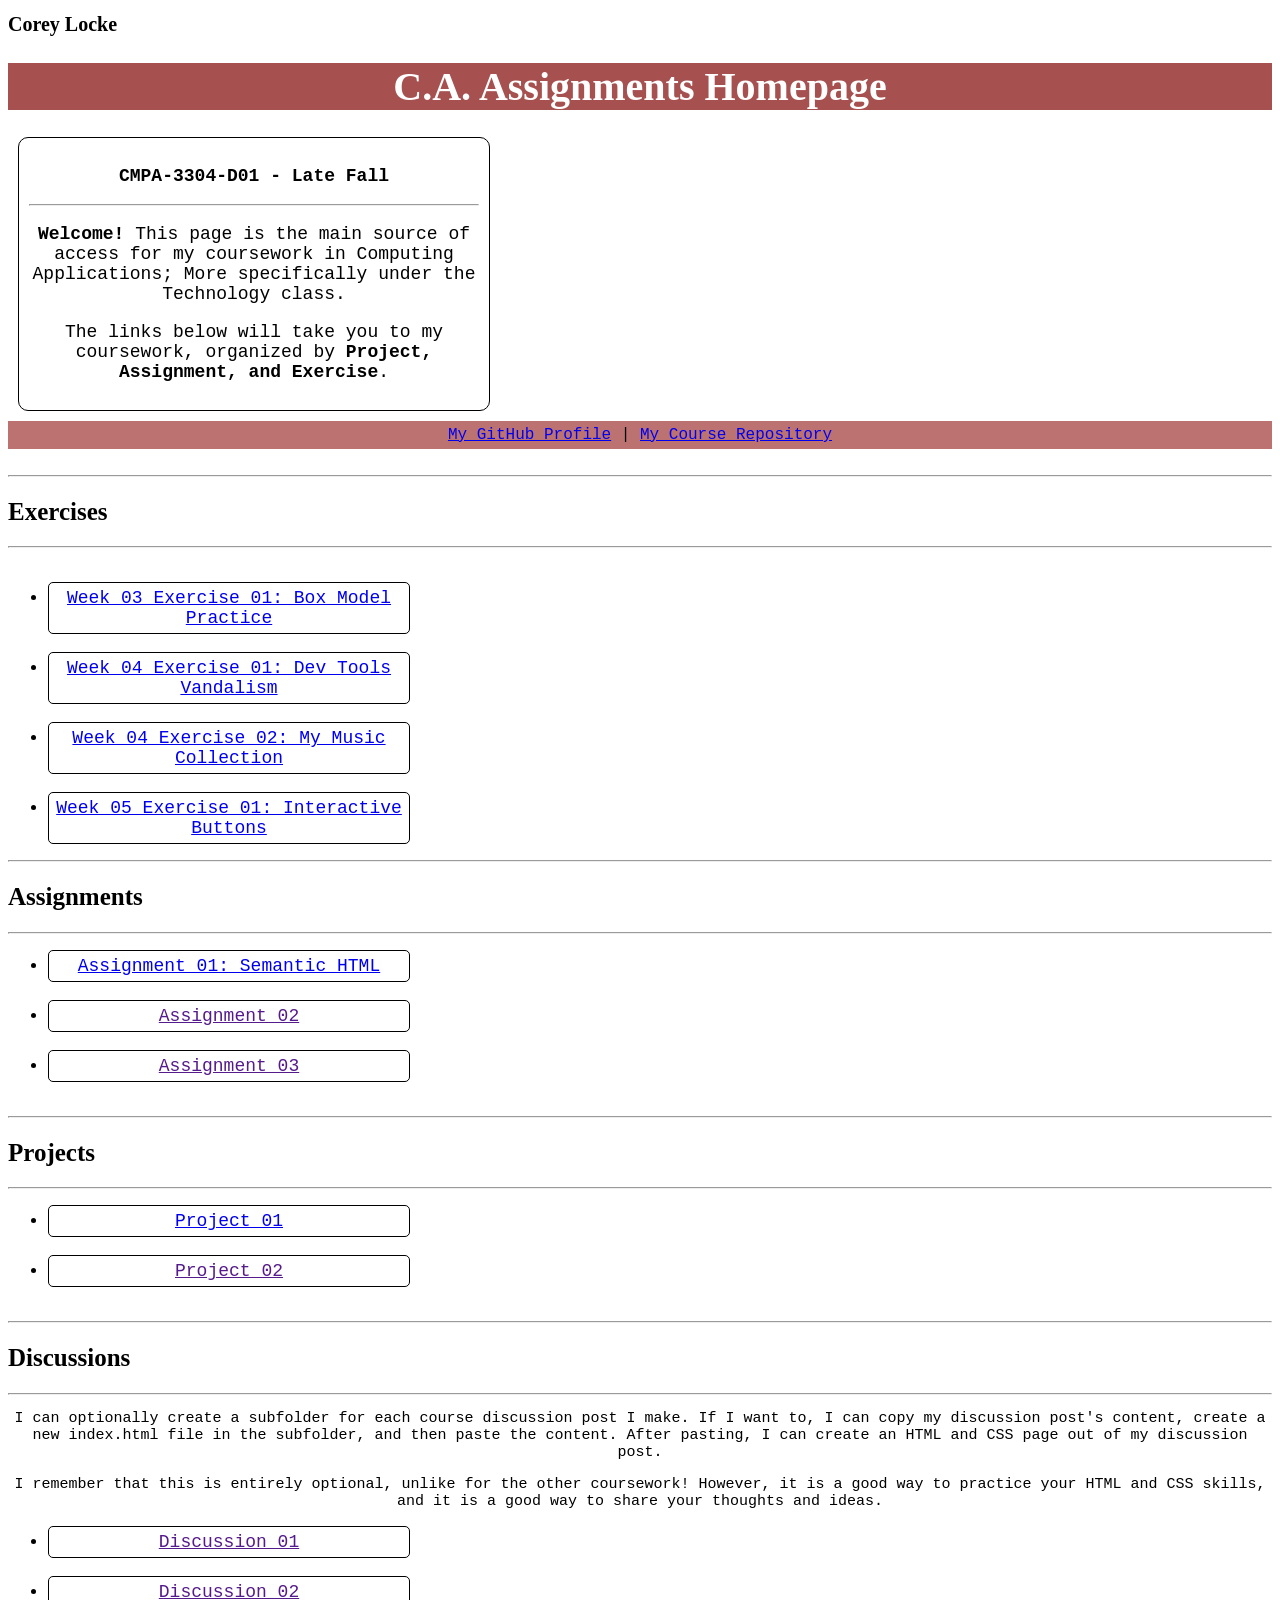
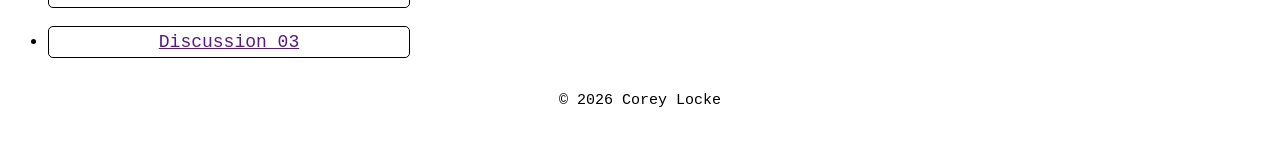
<file: index.html>
<!DOCTYPE html>
<link rel="stylesheet" href="style.css">
<!--

7. Add links to your work:
    - Find the words that say "Exercise 01", "Assignment 01", etc.
    - Between the quote marks in href="", put the relative link to your work in the subfolder. You can simply link to the subfolder name. Take a look at the example folders and links to see how to do this.
    - For work not yet started/completed, you can leave the href="" blank until you are ready.
    - Change the words "Exercise 01" to match the name of the exercise. Do the same for assignments and projects. If you add your discussion posts, do the same for them.
    - Do this for each piece of work you finish.

8. You can add more links by copying a whole line like this:
    <li><a href="">New Work Name</a></li>
    Then paste it below the last one in that section.

9. Save your changes and push to GitHub when you are done. Remember you can use GitHub Desktop to help you with this.

Remember: During the course, if you want, you can style your homepage to introduce your own style and aesthetics. To start, keep this page simple and plain. This is just a template to get you started. Embrace the handcrafted approach to web design and development: change things to make them your own.

Remember: You must have a GitHub account, a new GitHub repository for this course, and this file (index.html) in that repository. 

Remember: You must create subfolders for each piece of coursework as the semester progresses.

-->

<html lang="en">
    <head>
        <meta charset="UTF-8" />
        <title>Course Homepage template</title>
        <meta charset="UTF-8" />
        <meta name="viewport" content="width=device-width, initial-scale=1.0" />
        <title>Corey Locke - Course Homepage</title>
    </head>

    <body>
        <header>
            <h1>Corey Locke</h1>
            <div class="Title">
                <h1>C.A. Assignments Homepage</h1>
                <div class = "Card">
                    <p><b>CMPA-3304-D01 - Late Fall</b></p>
                    <hr>
                    <p><b>Welcome!</b> This page is the main source of access for my coursework in Computing Applications; More specifically under the Technology class.</p>
                    <p>The links below will take you to my coursework, organized by <b>Project, Assignment, and Exercise</b>.</p>
                </div>
            </div>
            
            <nav>
                <a href="https://github.com/coreylocke2-cyber">My GitHub Profile</a>
                |
                <a href="https://github.com/coreylocke2-cyber/CL_Portfolio">
                    My Course Repository
                </a>
            </nav>
        </header>

        <main>
            <section>
                <br>
                <hr>
                <h2>Exercises</h2>
                <hr>
                <ul>
                    </li>
                    <br>
                    <li><a href="week-03-exercise-01/">Week 03 Exercise 01: Box Model Practice</a></li>
                    <br>
                    <li><a href="week-04-exercise-01/">Week 04 Exercise 01: Dev Tools Vandalism</a></li>
                    <br>
                    <li><a href="week-04-exercise-02/">Week 04 Exercise 02: My Music Collection</a></li>
                    <br>
                    <li><a href="week-05-exercise-01/">Week 05 Exercise 01: Interactive Buttons</a></li>
                </ul>
            </section>

            <section>
                <hr>
                <h2>Assignments</h2>
                <hr>
                <ul>
                    </li>
                    <li><a href="assignment-01/">Assignment 01: Semantic HTML</a></li>
                    <br>
                    <li><a href="">Assignment 02</a></li>
                    <br>
                    <li><a href="">Assignment 03</a></li>
                    <br>
                </ul>
            </section>

            <section>
                <hr>
                <h2>Projects</h2>
                <hr>
                <ul>
                    <li><a href="project-01/">Project 01</a></li>
                    <br>
                    <li><a href="">Project 02</a></li>
                    <br>
                </ul>
            </section>

            <section>
                <hr>
                <h2>Discussions</h2>
                <hr>
                <p>
                    I can optionally create a subfolder for each course
                    discussion post I make. If I want to, I can copy my
                    discussion post's content, create a new
                    <code>index.html</code>
                    file in the subfolder, and then paste the content. After
                    pasting, I can create an HTML and CSS page out of my
                    discussion post.
                </p>
                <p>
                    I remember that this is entirely optional, unlike for the
                    other coursework! However, it is a good way to practice your
                    HTML and CSS skills, and it is a good way to share your
                    thoughts and ideas.
                </p>
                <ul>
                    <li><a href="">Discussion 01</a></li>
                    <br>
                    <li><a href="">Discussion 02</a></li>
                    <br>
                    <li><a href="">Discussion 03</a></li>
                    <br>
                </ul>
            </section>
        </main>

        <footer>
            <p>&copy; 2026 Corey Locke</p>
        </footer>
    </body>
</html>
</file>
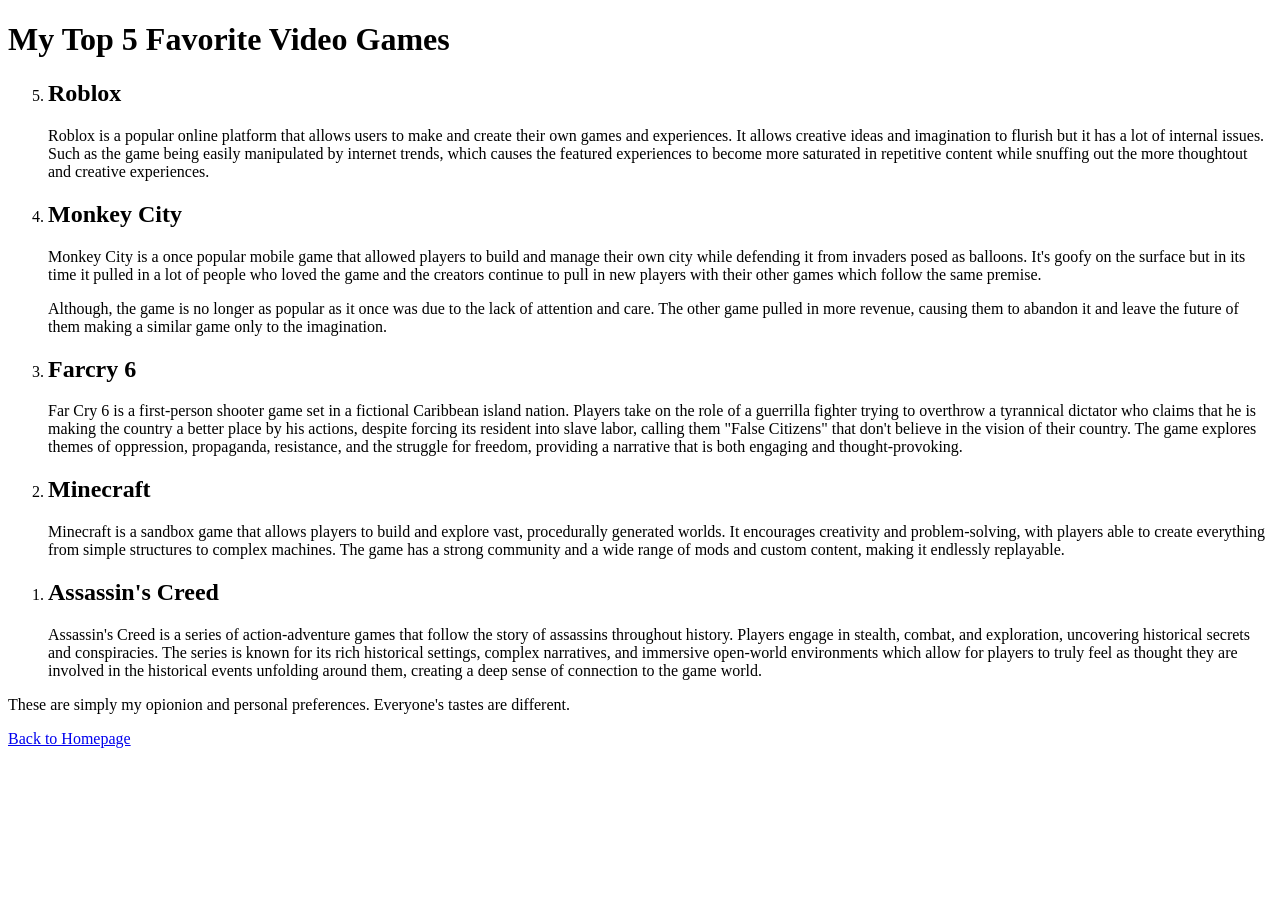
<file: assignment-01/index.html>
<!DOCTYPE html>
<html lang="en">
    <head>
        <meta charset="UTF-8" />
        <meta name="viewport" content="width=device-width, initial-scale=1.0" />
        <title></title>
    </head>
    <body>
        <header><h1>My Top 5 Favorite Video Games</h1></header>
        <main>
             <ol reversed>
            <li><h2>Roblox</h2>
            <p>
                Roblox is a popular online platform that allows users to make and create their own games and experiences. It allows creative ideas and imagination to flurish but it has a lot of internal issues.
                Such as the game being easily manipulated by internet trends, which causes the featured experiences to become more saturated in repetitive content while snuffing out the more thoughtout and creative experiences.
            </p></li>
            <li><h2>Monkey City</h2>
            <p> Monkey City is a once popular mobile game that allowed players to build and manage their own city while defending it from invaders posed as balloons. It's goofy on the surface but in its time it pulled in a lot of people who loved the game
                and the creators continue to pull in new players with their other games which follow the same premise. </p>
            <p>Although, the game is no longer as popular as it once was due to the lack of attention and care. The other game pulled in more revenue, causing them to abandon it and leave the future of them making a similar game only to the imagination.
            </p></li>
            <li><h2>Farcry 6</h2>
            <p>
                Far Cry 6 is a first-person shooter game set in a fictional Caribbean island nation. Players take on the role of a guerrilla fighter trying to overthrow a tyrannical dictator who claims that he is making the country a better place by his actions, despite forcing its resident into slave labor, calling them "False Citizens" that don't believe in the vision of their country.
                The game explores themes of oppression, propaganda, resistance, and the struggle for freedom, providing a narrative that is both engaging and thought-provoking.
            </p>
            </li>
            <li><h2>Minecraft</h2>
            <p>
                Minecraft is a sandbox game that allows players to build and explore vast, procedurally generated worlds. It encourages creativity and problem-solving, with players able to create everything from simple structures to complex machines. The game has a strong community and a wide range of mods and custom content, making it endlessly replayable.
            </p>
            </li>
            <li><h2>Assassin's Creed</h2>
            <p>
                Assassin's Creed is a series of action-adventure games that follow the story of assassins throughout history. Players engage in stealth, combat, and exploration, uncovering historical secrets and conspiracies. The series is known for its rich historical settings, complex narratives, and immersive open-world environments which allow for players to truly feel as thought they are involved in the historical events unfolding around them, creating a deep sense of connection to the game world.
            </p>
            </li>
        </ol>
        </main>
    
        <footer>
            <p>These are simply my opionion and personal preferences. Everyone's tastes are different.</p>
        </footer>
        
        <a href="../index.html">Back to Homepage</a>
    </body>
</html>
</file>
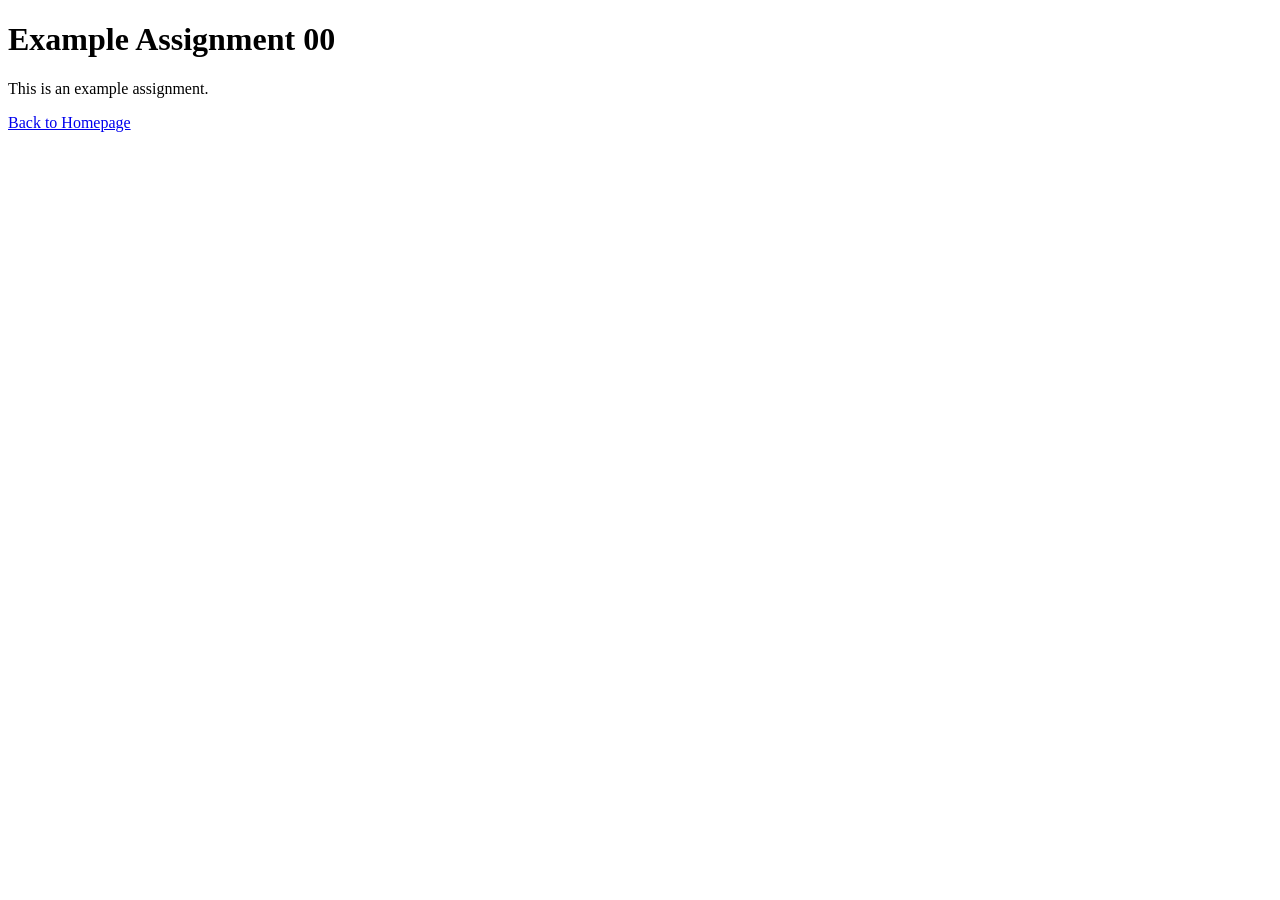
<file: example-assignment-00/index.html>
<!DOCTYPE html>
<html lang="en">
    <head>
        <meta charset="UTF-8" />
        <meta name="viewport" content="width=device-width, initial-scale=1.0" />
        <title>Example Assignment 00</title>
    </head>
    <body>
        <h1>Example Assignment 00</h1>
        <p>This is an example assignment.</p>
        <a href="../index.html">Back to Homepage</a>
    </body>
</html>
</file>
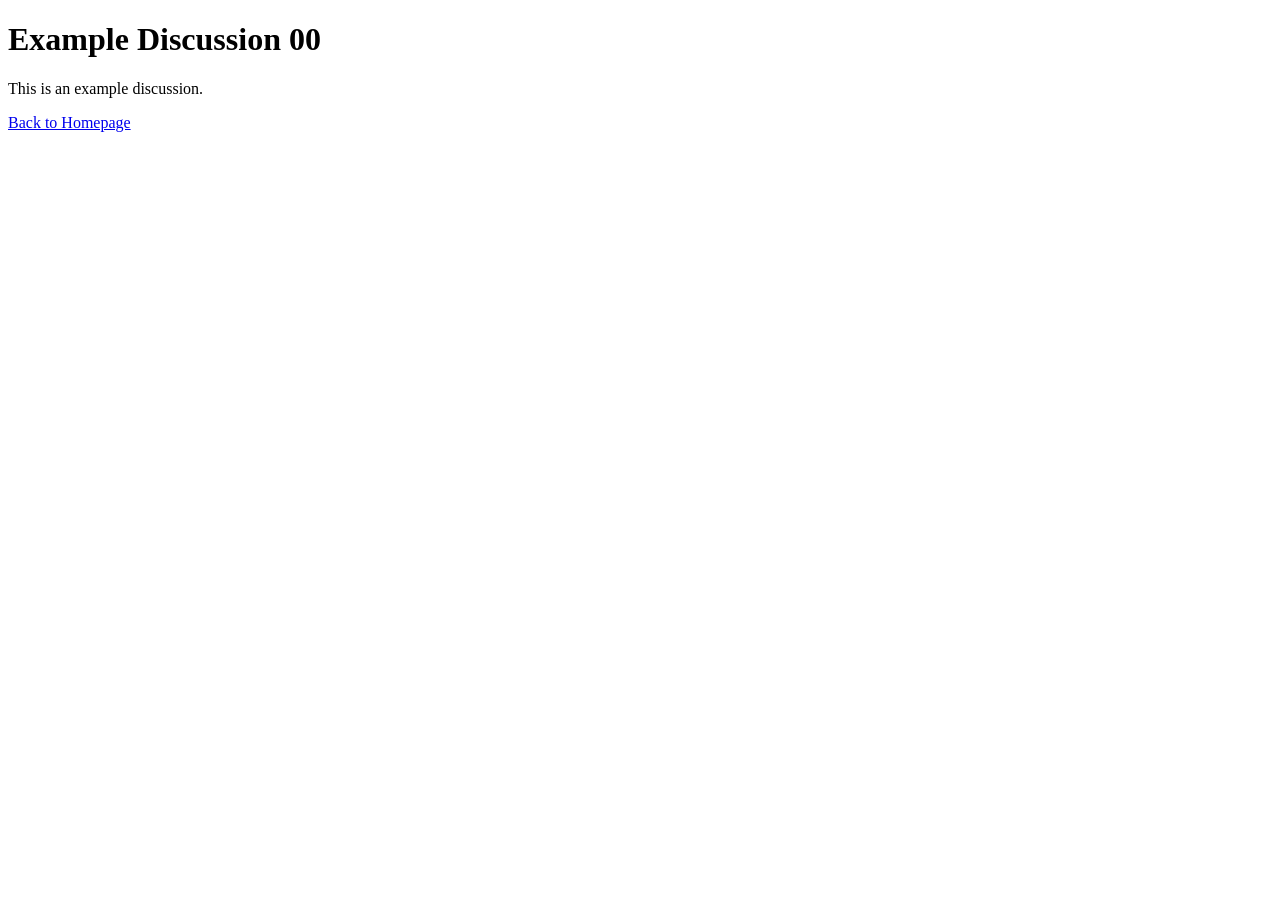
<file: example-discussion-00/index.html>
<!DOCTYPE html>
<html lang="en">
    <head>
        <meta charset="UTF-8" />
        <meta name="viewport" content="width=device-width, initial-scale=1.0" />
        <title>Example Discussion 00</title>
    </head>
    <body>
        <h1>Example Discussion 00</h1>
        <p>This is an example discussion.</p>
        <a href="../index.html">Back to Homepage</a>
    </body>
</html>
</file>
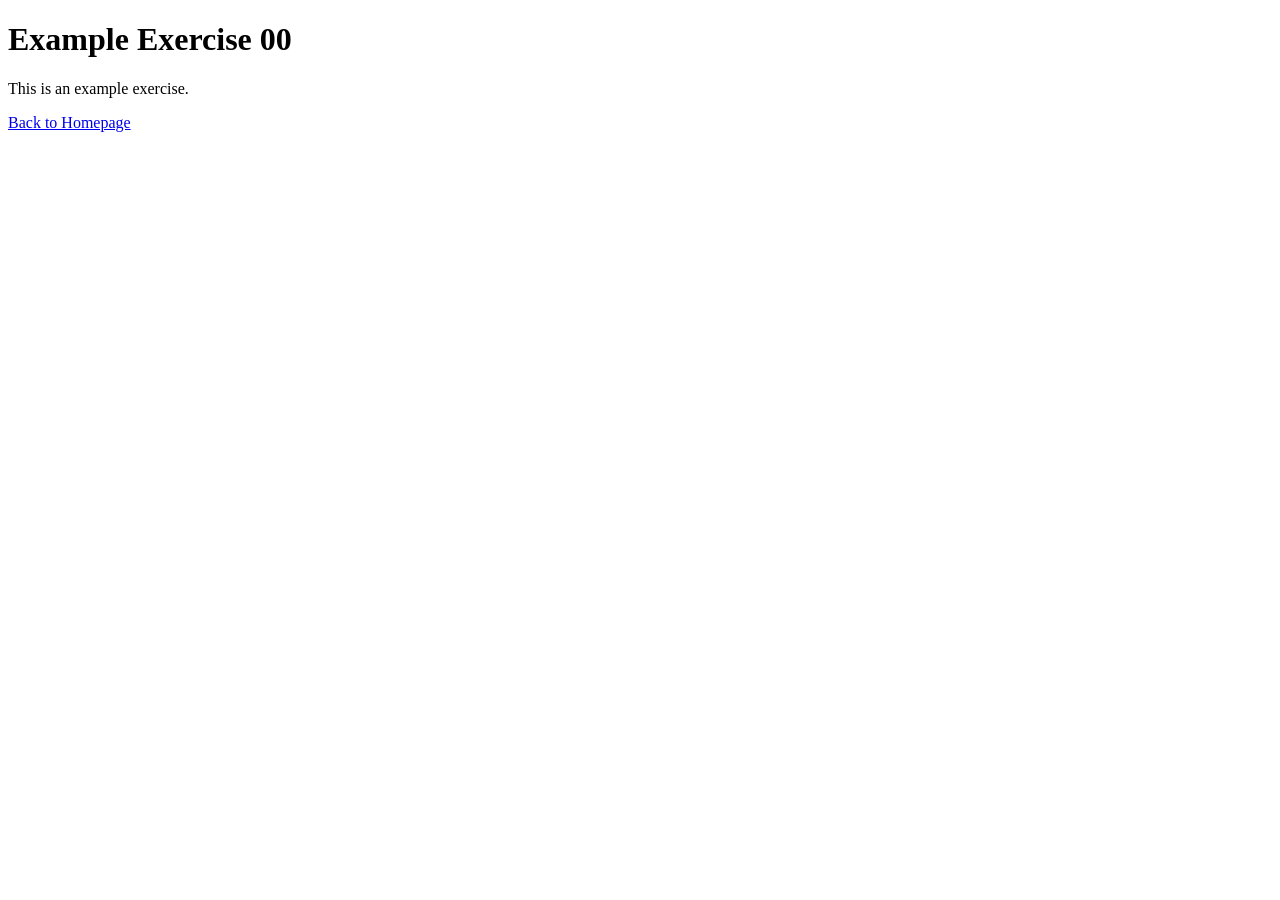
<file: example-exercise-00/index.html>
<!DOCTYPE html>
<html lang="en">
    <head>
        <meta charset="UTF-8" />
        <meta name="viewport" content="width=device-width, initial-scale=1.0" />
        <title>Example Exercise 00</title>
    </head>
    <body>
        <h1>Example Exercise 00</h1>
        <p>This is an example exercise.</p>
        <a href="../index.html">Back to Homepage</a>
    </body>
</html>
</file>
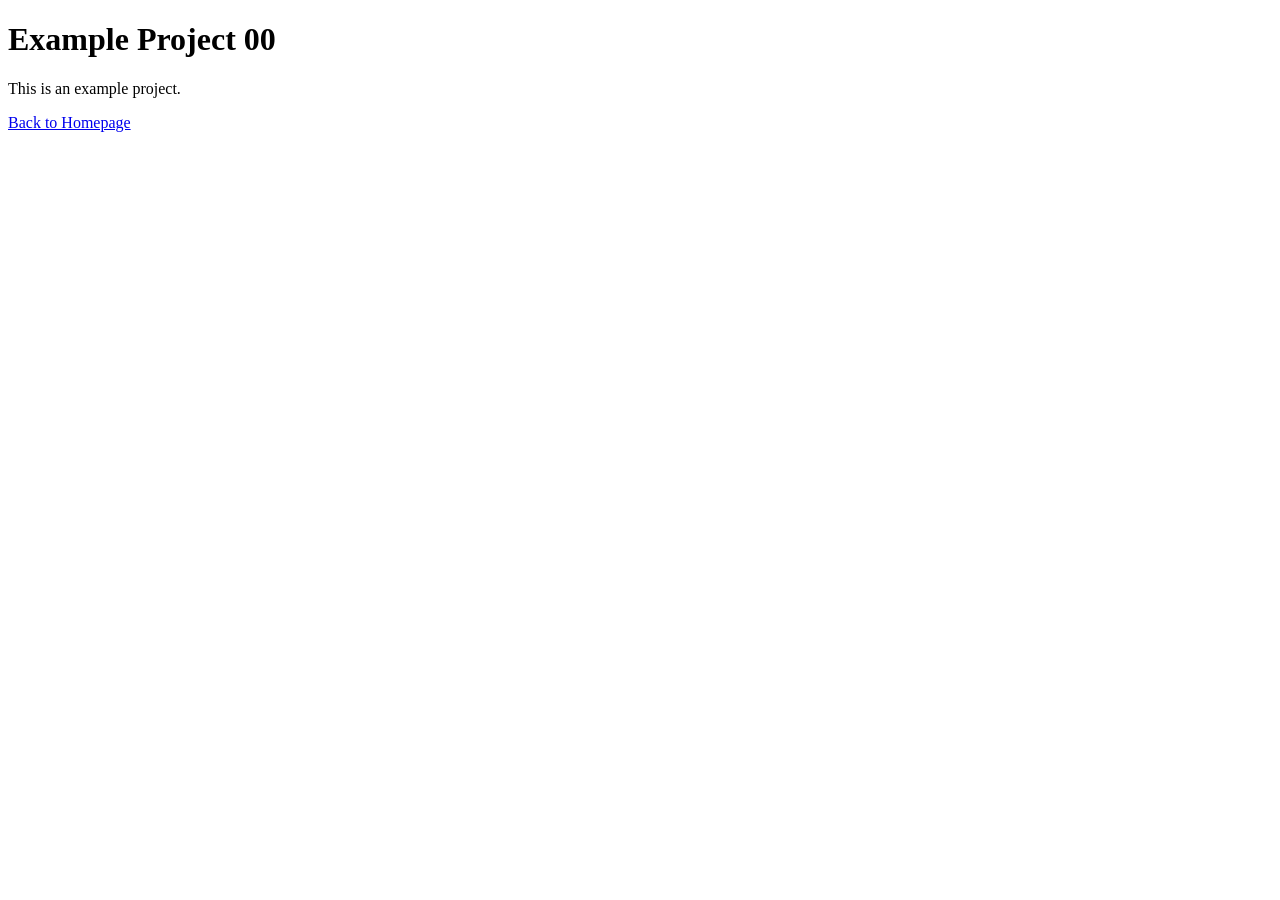
<file: example-project-00/index.html>
<!DOCTYPE html>
<html lang="en">
    <head>
        <meta charset="UTF-8" />
        <meta name="viewport" content="width=device-width, initial-scale=1.0" />
        <title>Example Project 00</title>
    </head>
    <body>
        <h1>Example Project 00</h1>
        <p>This is an example project.</p>
        <a href="../index.html">Back to Homepage</a>
    </body>
</html>
</file>
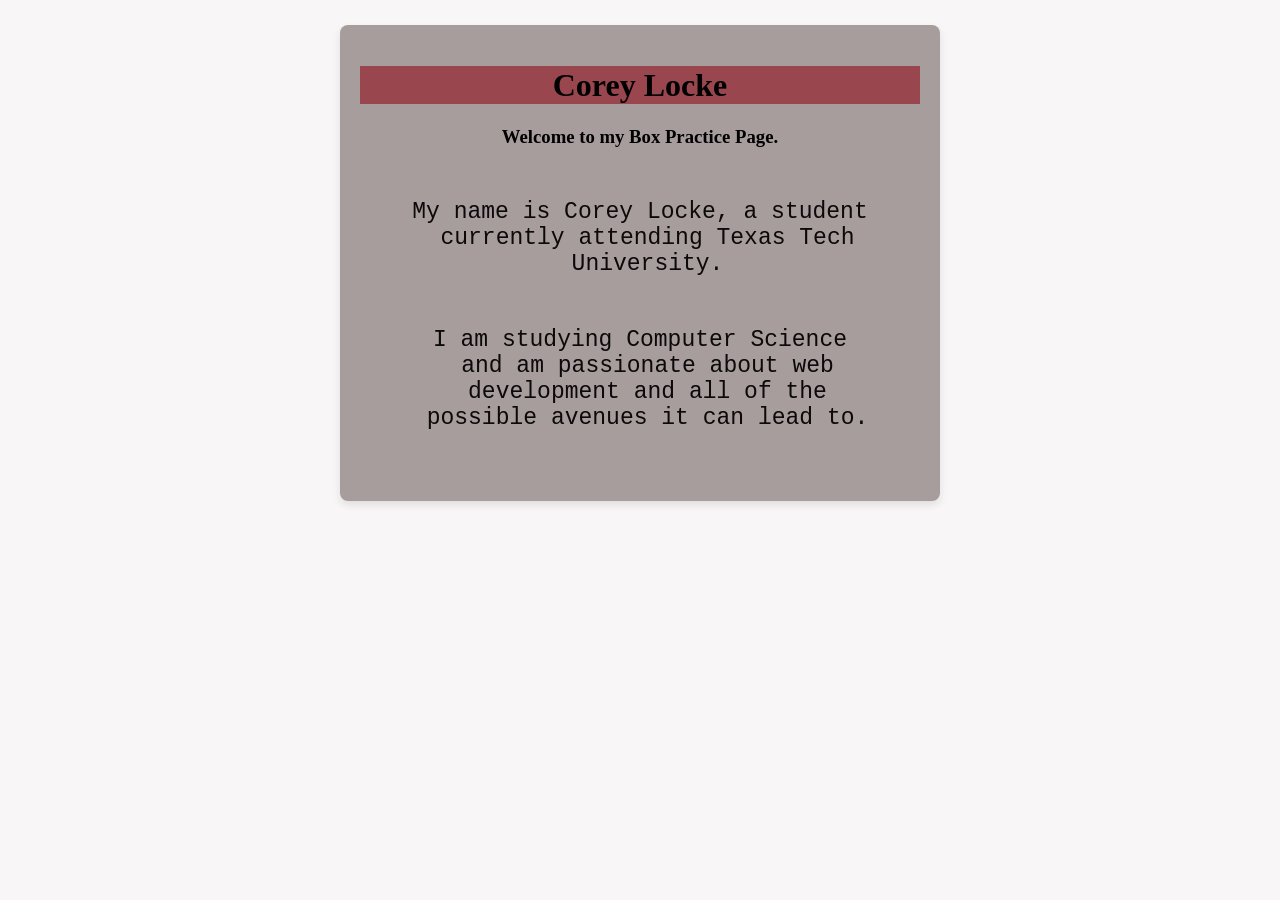
<file: week-03-exercise-01/index.html>
<!DOCTYPE html>
    <html lang="en">
    <head>
    <meta charset="UTF-8">
    <meta name="viewport" content="width=device-width, initial-scale=1.0">
    <title>Corey Locke</title>
    <link rel="stylesheet" href="style.css">
    </head>
    <body>
        <div class=" Card">
            <h1>Corey Locke</h1>
            <h3>Welcome to my Box Practice Page.</h3>
            <p>My name is Corey Locke, a student currently attending Texas Tech University.</p>
            <p>I am studying Computer Science and am passionate about web development and all of the possible avenues it can lead to.</p>
        </div>

    </body>
</html>
</file>
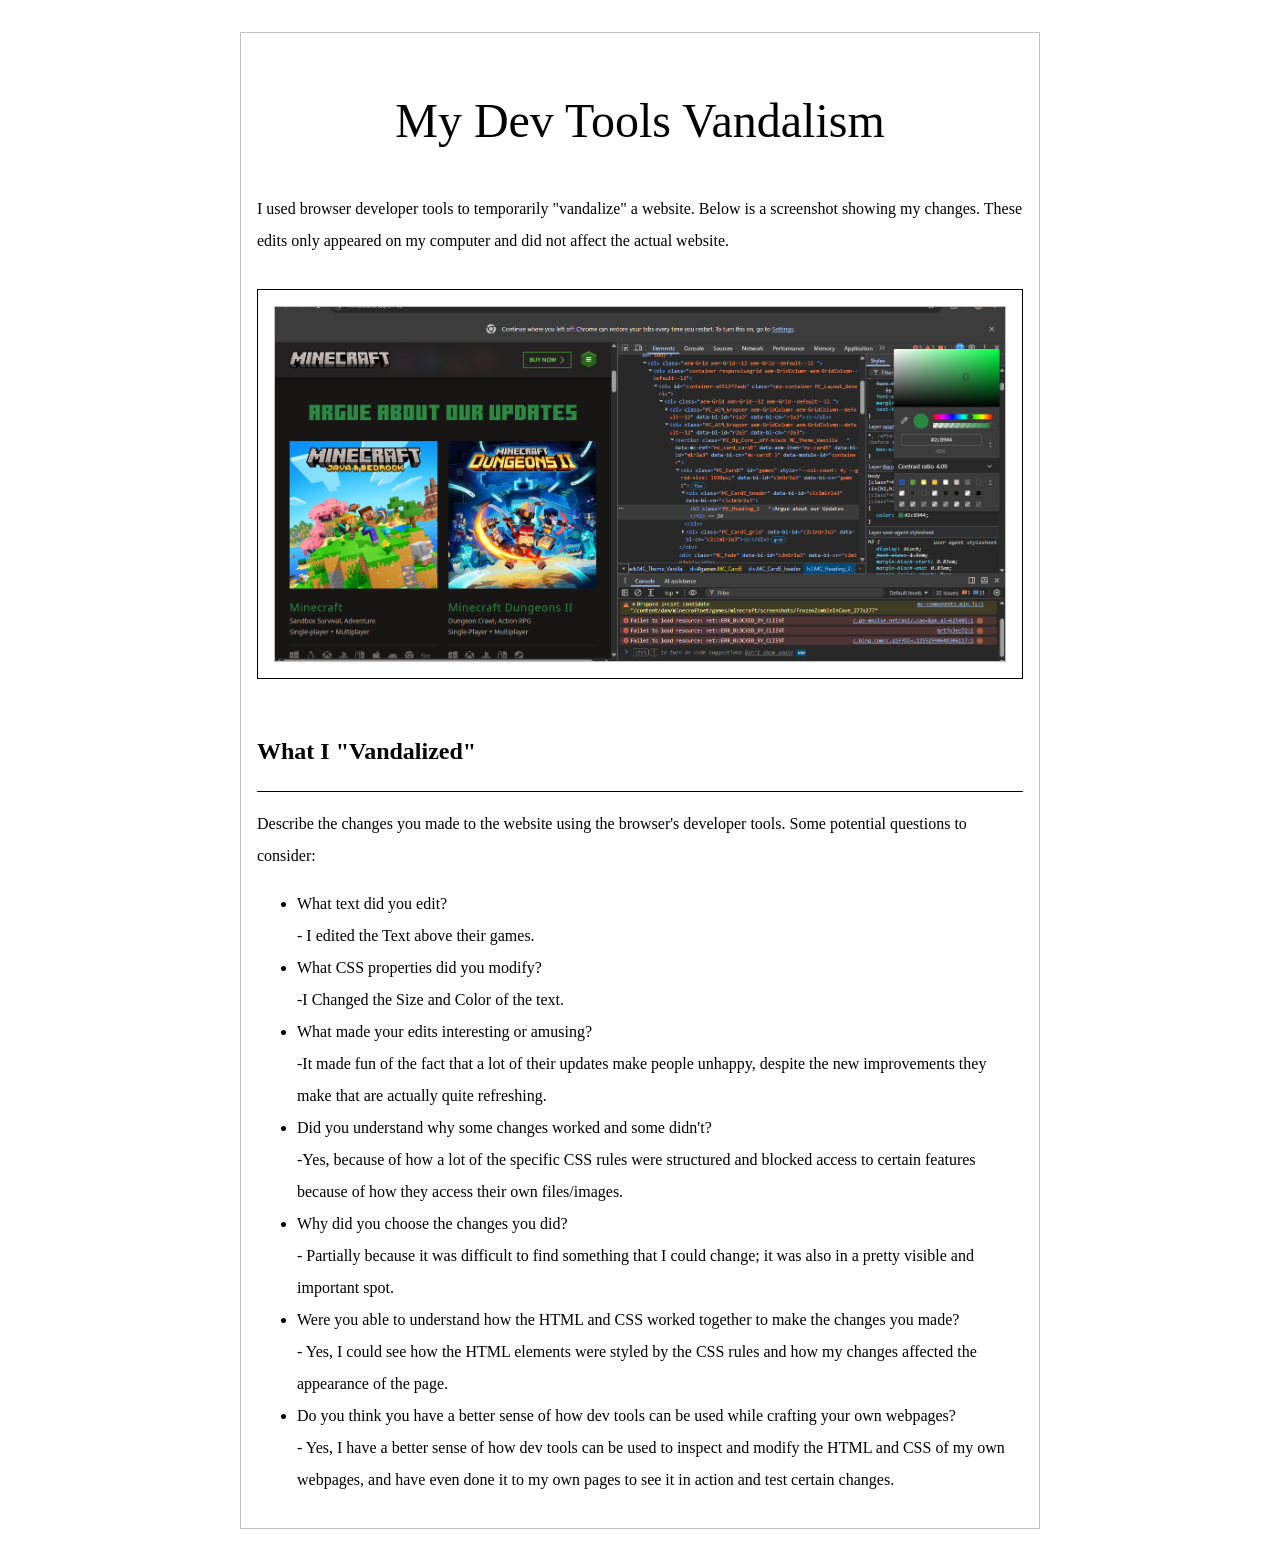
<file: week-04-exercise-01/index.html>
<!DOCTYPE html>
<html lang="en">

<head>
    <meta charset="UTF-8" />
    <meta name="viewport" content="width=device-width, initial-scale=1.0" />
    <title>Week 04 Exercise 01 - My Dev Tools Vandalism</title>
    <link rel="stylesheet" href="./style.css" />
</head>

<body>
    <main>
        <h1>My Dev Tools Vandalism</h1>
        <p>
            I used browser developer tools to temporarily "vandalize" a
            website. Below is a screenshot showing my changes. These edits
            only appeared on my computer and did not affect the actual
            website.
        </p>
        <div class="screenshot-container">
            <!-- 
                IMPORTANT: Update the src attribute below to match your screenshot filename.
                Example: If your screenshot is named "apple-dot-com-but-with-papyrus-font.png", change the line to:
                src="./apple-dot-com-but-with-papyrus-font.png"
            -->
            <img src="./devtools-vandalism-screenshot.png.png" alt="Screenshot of the webpage I vandalized" />
        </div>
        <h2>What I "Vandalized"</h2>
        <p>
            Describe the changes you made to the website using the browser's developer tools. Some potential questions
            to consider:
        <ul>
            <li>What text did you edit?
                <br />
                - I edited the Text above their games.
            </li>
            <li>What CSS properties did you modify?
                <br />
                -I Changed the Size and Color of the text.
            </li>
            <li>What made your edits interesting or amusing?
                <br />
                -It made fun of the fact that a lot of their updates make people unhappy, despite the new improvements they make that are actually quite refreshing.
            </li>
            <li>Did you understand why some changes worked and some didn't?
                <br />
                -Yes, because of how a lot of the specific CSS rules were structured and blocked access to certain features because of how they access their own files/images.
            </li>
            <li>Why did you choose the changes you did?
                <br />
                - Partially because it was difficult to find something that I could change; it was also in a pretty visible and important spot.
            </li>
            <li>Were you able to understand how the HTML and CSS worked together to make the changes you made?
                <br />
                - Yes, I could see how the HTML elements were styled by the CSS rules and how my changes affected the appearance of the page.
            </li>
            <li>Do you think you have a better sense of how dev tools can be used while crafting your own webpages?
                <br />
                - Yes, I have a better sense of how dev tools can be used to inspect and modify the HTML and CSS of my own webpages, and have even done it to my own pages to see it in action and test certain changes.
            </li>
        </ul>
        </p>
    </main>
</body>

</html>
</file>
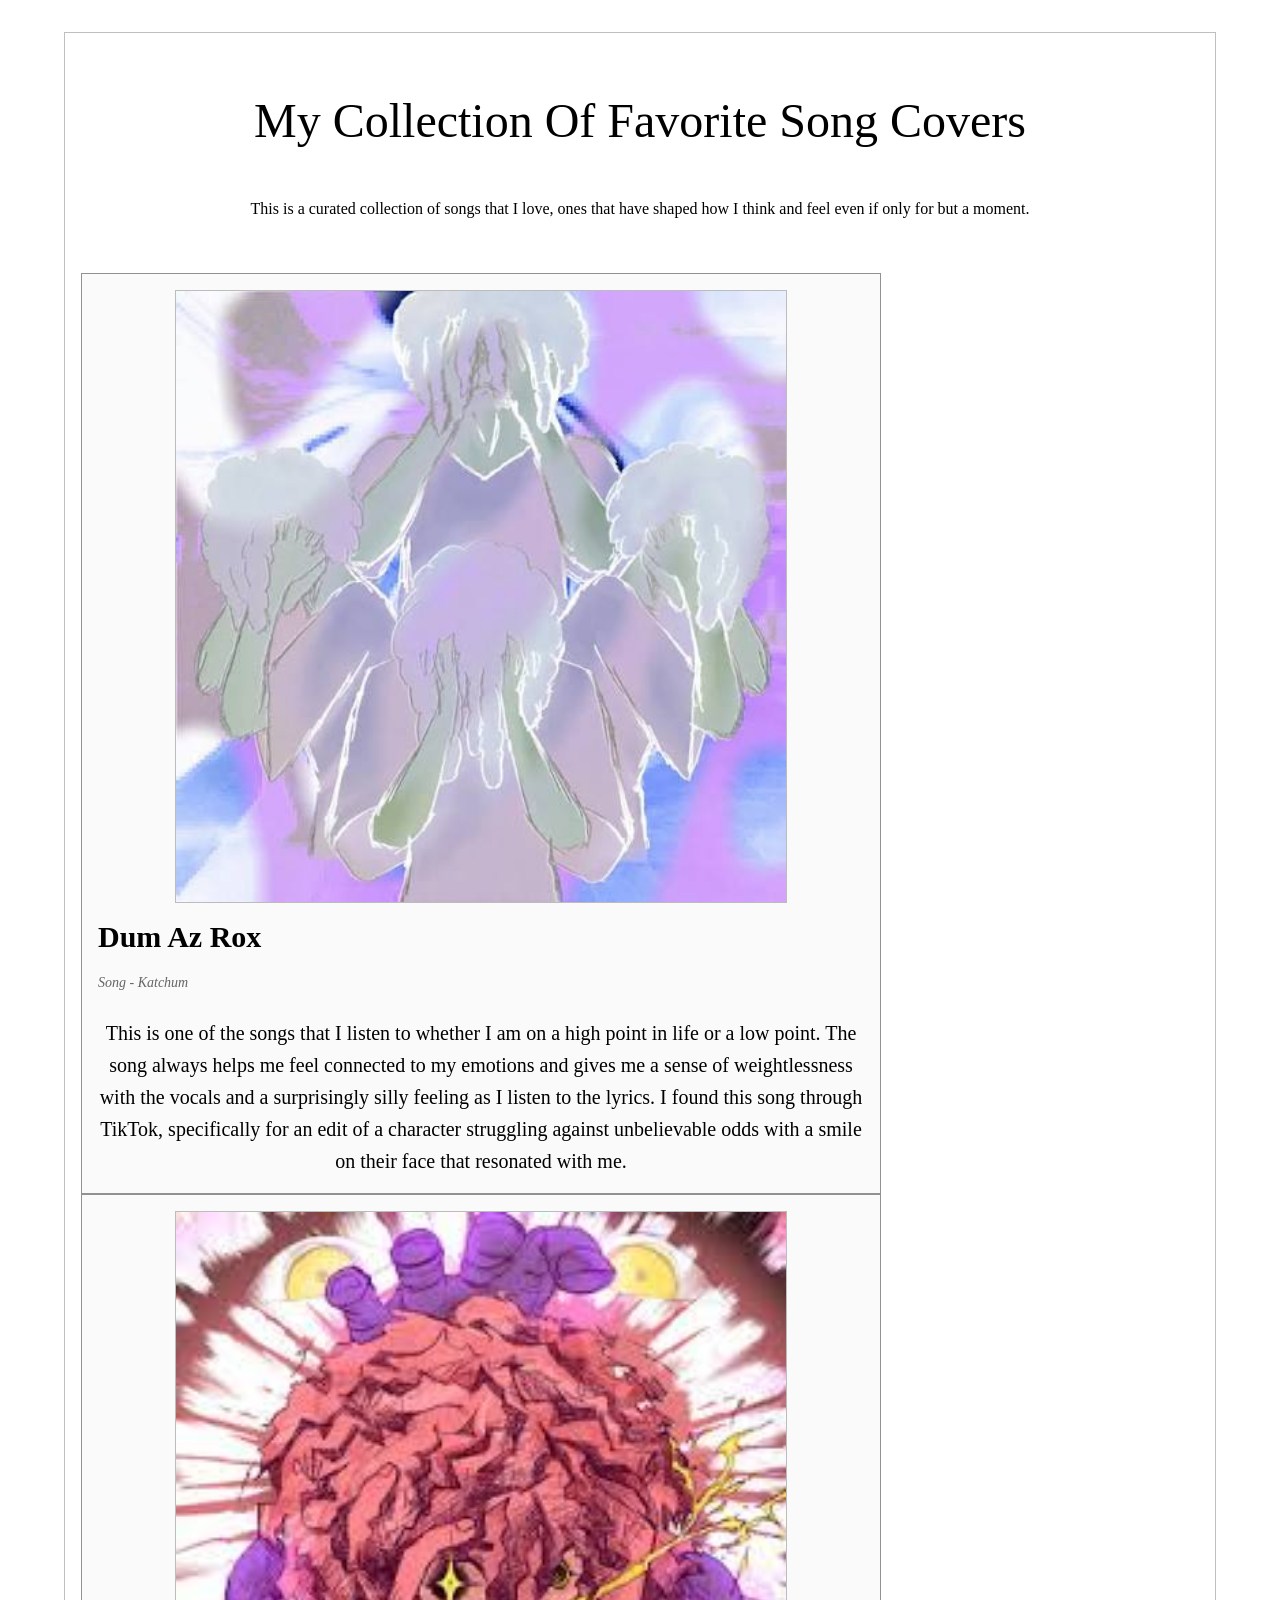
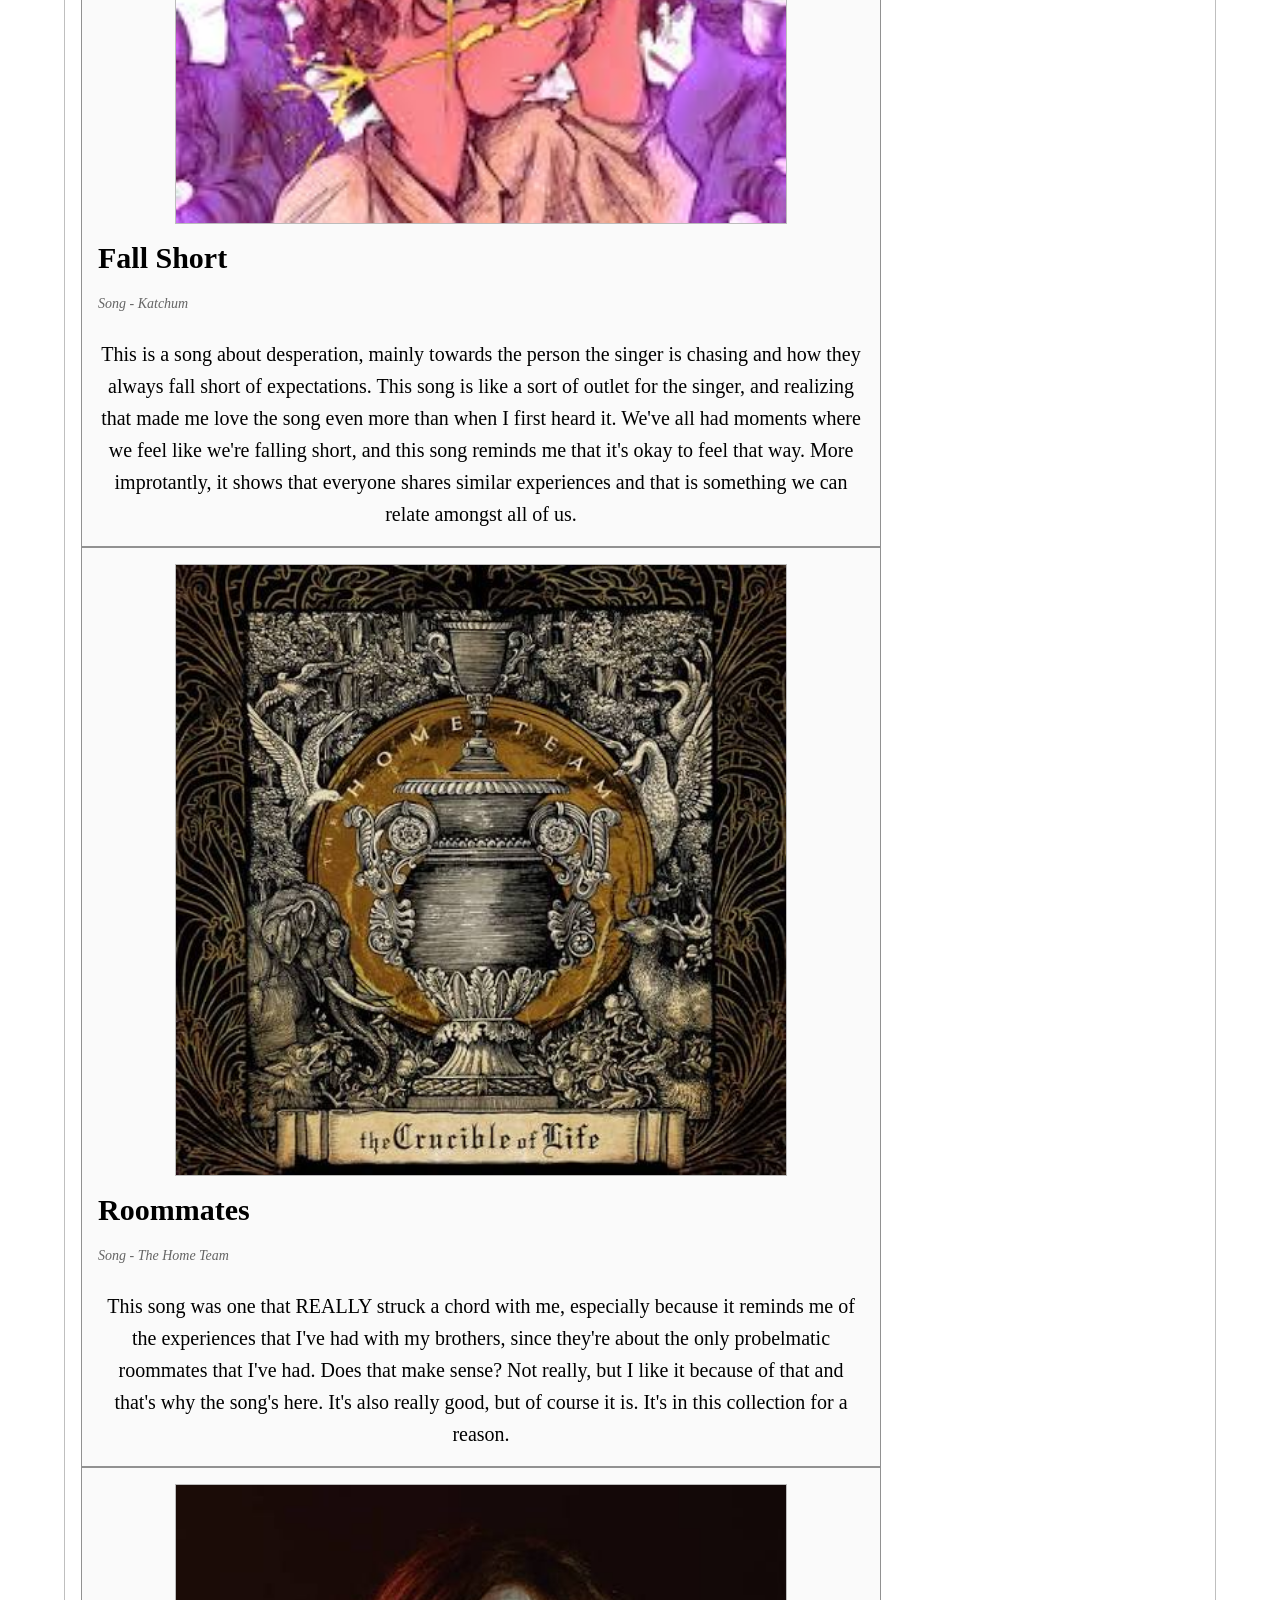
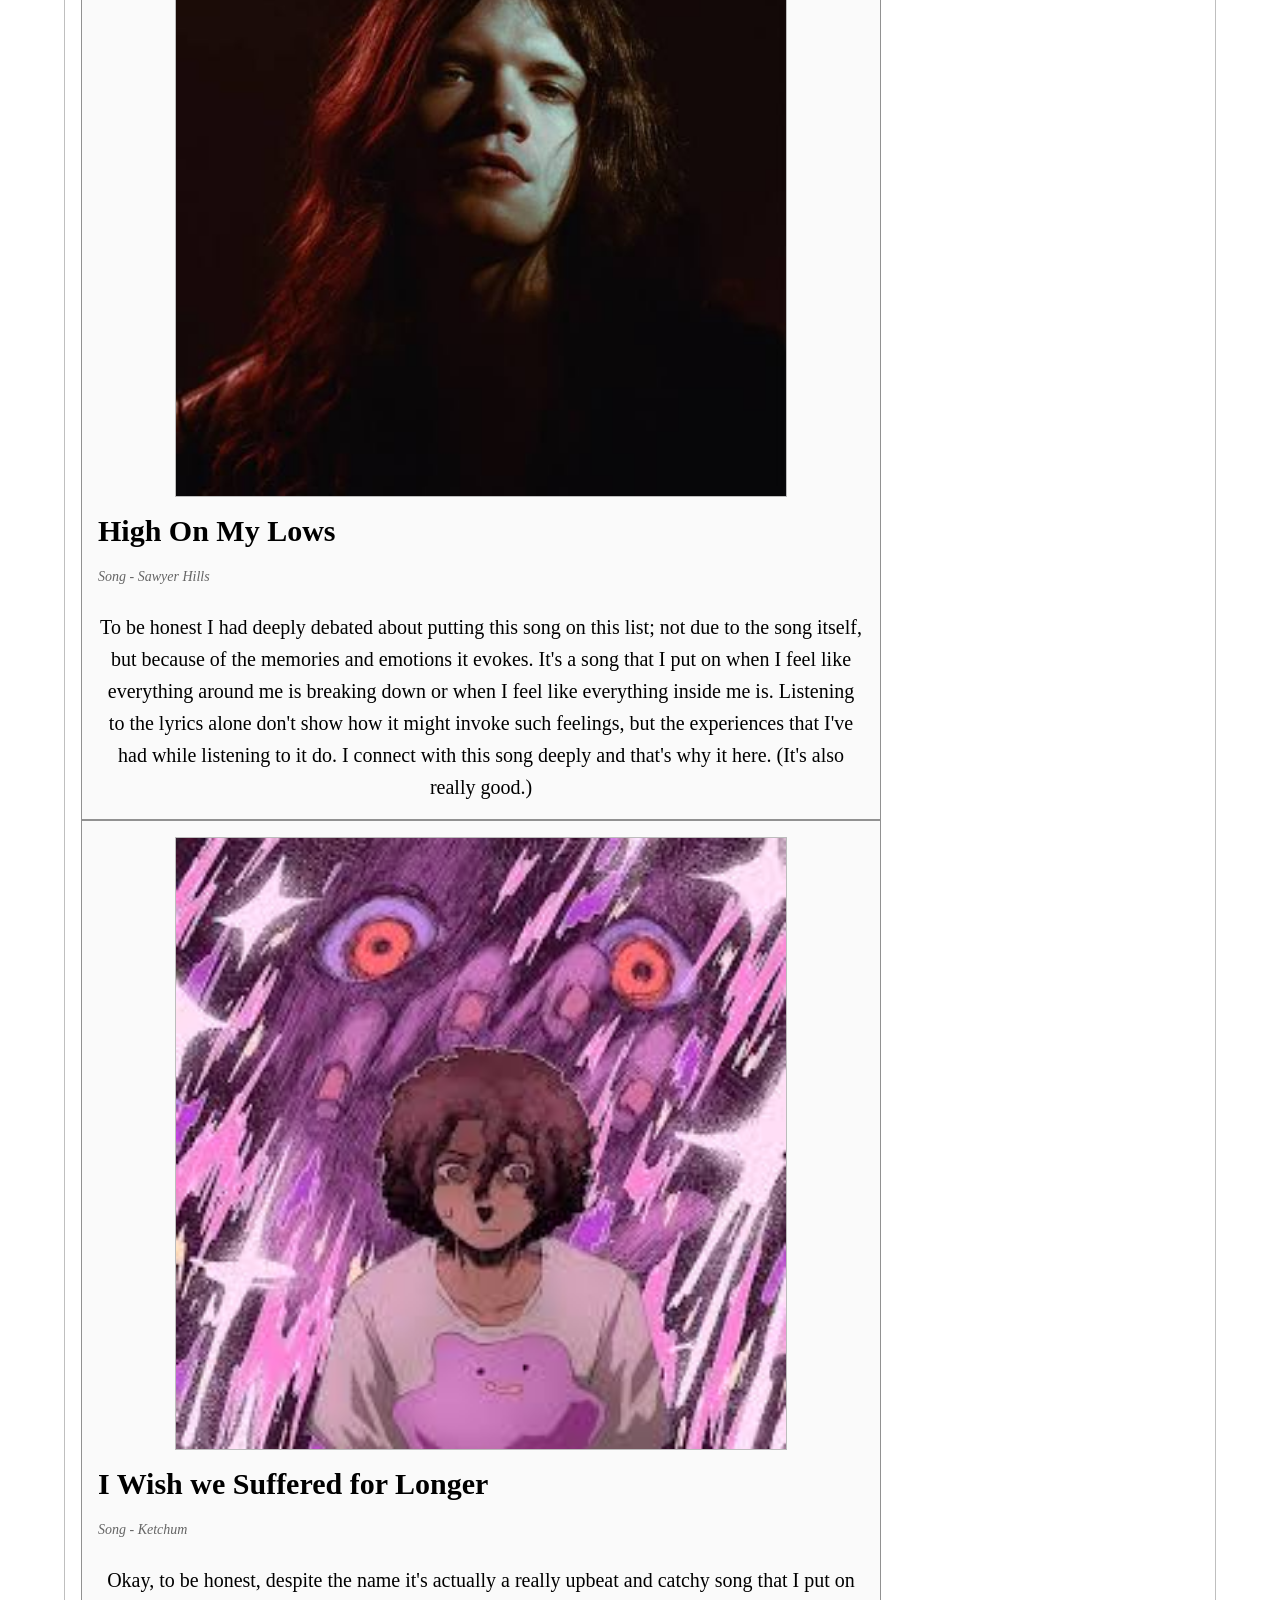
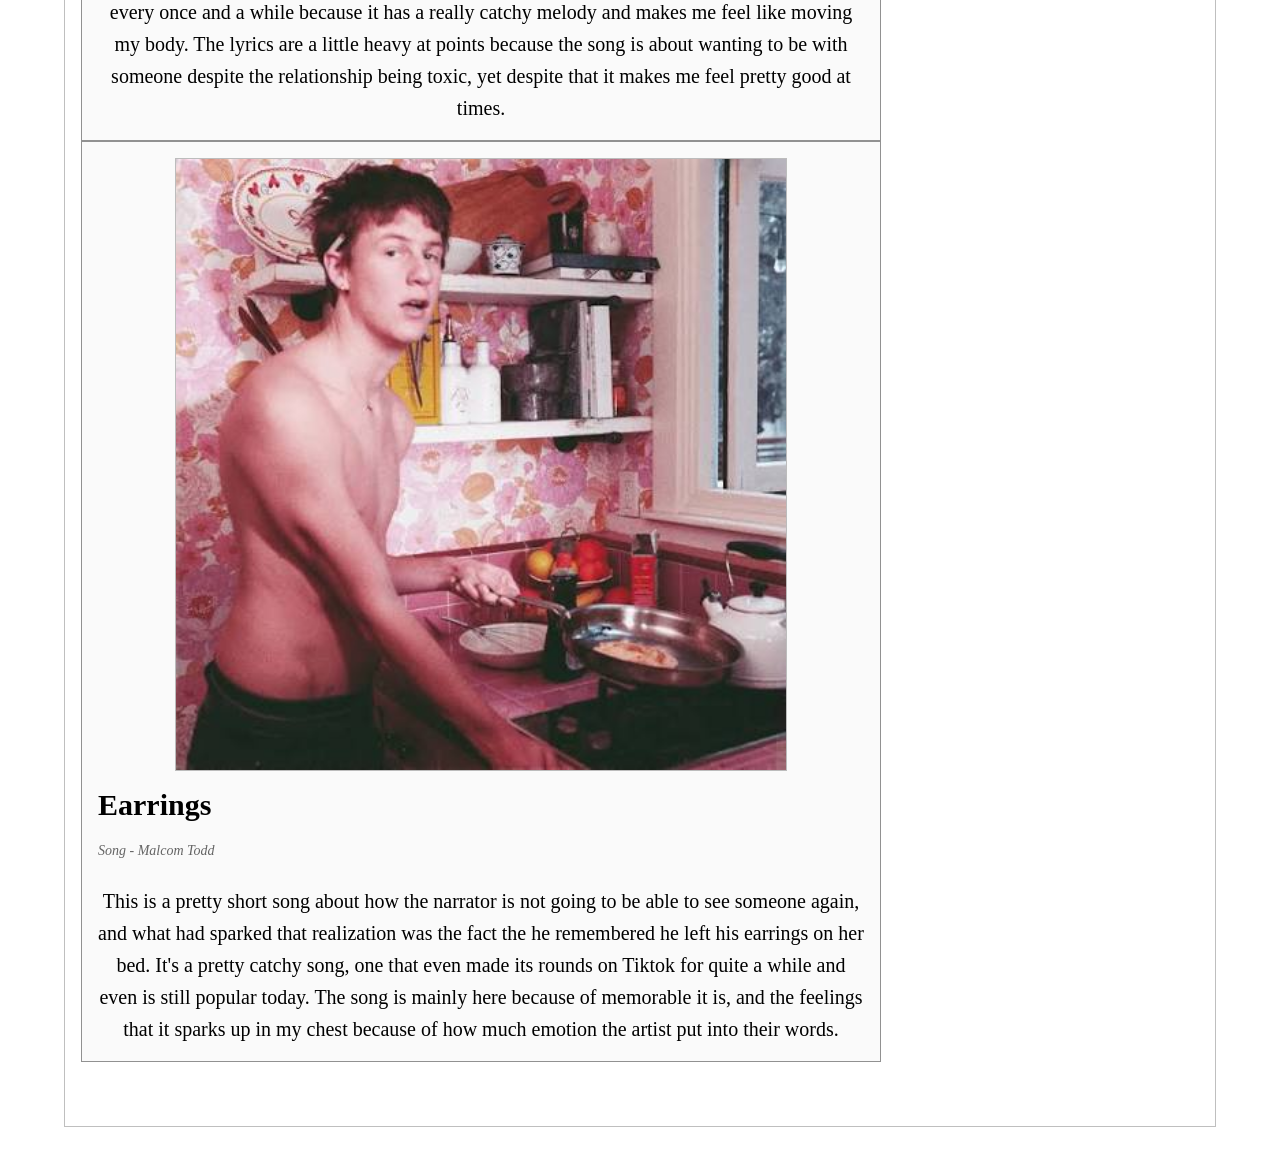
<file: week-04-exercise-02/index.html>
<!DOCTYPE html>
<html lang="en">

<head>
    <meta charset="UTF-8" />
    <meta name="viewport" content="width=device-width, initial-scale=1.0" />
    <title>Week 04 Exercise 02 - My Collection</title>
    <link rel="stylesheet" href="./style.css" />
</head>

<body>
    <main>
        <h1>My Collection Of Favorite Song Covers</h1>
        <!-- 
            SAMPLE OVERVIEW TEXT
            Replace this entire paragraph with your own description.
            How do you think about your collection? Write that out here.
            P.S. Please use your own words. Be yourself.
        -->
        <p>
            This is a curated collection of songs that I love, ones that have shaped how I think and feel even if only for but a moment.
        </p>

        <div class="collection-grid">

            <!-- 
                SAMPLE CARD 1
                Replace this entire card with your own item.
                Keep the same structure: image, title, details, description.
            -->
            <div class="collection-card">
                <img src="./Dum-Az_Rox-Album-Cover.jpg" alt="Dum Az Rox- By Katchum" />
                <h2>Dum Az Rox</h2>
                <p class="details">Song - Katchum</p>
                <p class="description">
                    This is one of the songs that I listen to whether I am on a high point in life or a low point. The song
                    always helps me feel connected to my emotions and gives me a sense of weightlessness with the vocals and a surprisingly silly feeling as I listen to the lyrics.
                    I found this song through TikTok, specifically for an edit of a character struggling against unbelievable odds with a smile on their face that resonated with me.
                </p>
            </div>

            <!-- 
                SAMPLE CARD 2
                Replace this entire card with your own item.
                Notice the structure is identical to Sample Card 1.
            -->
            <div class="collection-card">
                <img src="./Fall-Short-Album-Cover.jpg" alt="Fall Short - By Katchum" />
                <h2>Fall Short</h2>
                <p class="details">Song - Katchum</p>
                <p class="description">
                    This is a song about desperation, mainly towards the person the singer is chasing and how they always fall short of expectations. This song is like a sort of outlet for the singer, and realizing that made me love the song even more than when I first heard it.
                    We've all had moments where we feel like we're falling short, and this song reminds me that it's okay to feel that way. More improtantly, it shows that everyone shares similar experiences and that is something we can relate amongst all of us.
                </p>
            </div>

            <!-- 
                PLACEHOLDER CARD 3
                Complete this card by adding your image, title, details, and description.
            -->
            <div class="collection-card">
                <img src="Roommates-Album-Cover.jpg" alt="Roommates - By The Home Team" />
                <h2>Roommates</h2>
                <p class="details">Song - The Home Team</p>
                <p class="description">
                    This song was one that REALLY struck a chord with me, especially because it reminds me of the experiences that I've had with my brothers, since they're about the only probelmatic roommates that I've had.
                    Does that make sense? Not really, but I like it because of that and that's why the song's here. It's also really good, but of course it is. It's in this collection for a reason.
                </p>
            </div>

            <!-- 
                PLACEHOLDER CARD 4
                Complete this card by adding your image, title, details, and description.
            -->
            <div class="collection-card">
                <img src="High-On-My-Lows-Song-Cover.jpg" alt="High On My Lows - By Sawyer Hills" />
                <h2>High On My Lows</h2>
                <p class="details">Song - Sawyer Hills</p>
                <p class="description">
                    To be honest I had deeply debated about putting this song on this list; not due to the song itself, but because of the memories and emotions it evokes. It's a song that I put on when I feel like everything around me is breaking down or when I feel like everything inside me is.
                    Listening to the lyrics alone don't show how it might invoke such feelings, but the experiences that I've had while listening to it do. I connect with this song deeply and that's why it here. (It's also really good.)
                </p>
            </div>

            <!-- 
                PLACEHOLDER CARD 5
                Complete this card by adding your image, title, details, and description.
            -->
            <div class="collection-card">
                <img src="Suffer-Longer-Song-Cover.jpg" alt="I Wish we Suffered for Longer - By Ketchum" />
                <h2>I Wish we Suffered for Longer</h2>
                <p class="details">Song - Ketchum</p>
                <p class="description">
                    Okay, to be honest, despite the name it's actually a really upbeat and catchy song that I put on every once and a while because it has a really catchy melody and makes me feel like moving my body. The lyrics are a little heavy at points because the song is about wanting to be with someone despite the relationship being toxic,
                    yet despite that it makes me feel pretty good at times.

                </p>
            </div>

            <!-- 
                PLACEHOLDER CARD 6
                Complete this card by adding your image, title, details, and description.
            -->
            <div class="collection-card">
                <img src="Earrings-Song-Cover.jpg" alt="Earrings - By Malcom Todd" />
                <h2>Earrings</h2>
                <p class="details">Song - Malcom Todd</p>
                <p class="description">
                    This is a pretty short song about how the narrator is not going to be able to see someone again, and what had sparked that realization was the fact the he remembered he left his earrings on her bed. It's a pretty catchy song, one that even made its rounds on Tiktok for quite a while and even is still popular today. 
                    The song is mainly here because of memorable it is, and the feelings that it sparks up in my chest because of how much emotion the artist put into their words.
                </p>
            </div>
        </div>
    </main>
</body>

</html>
</file>
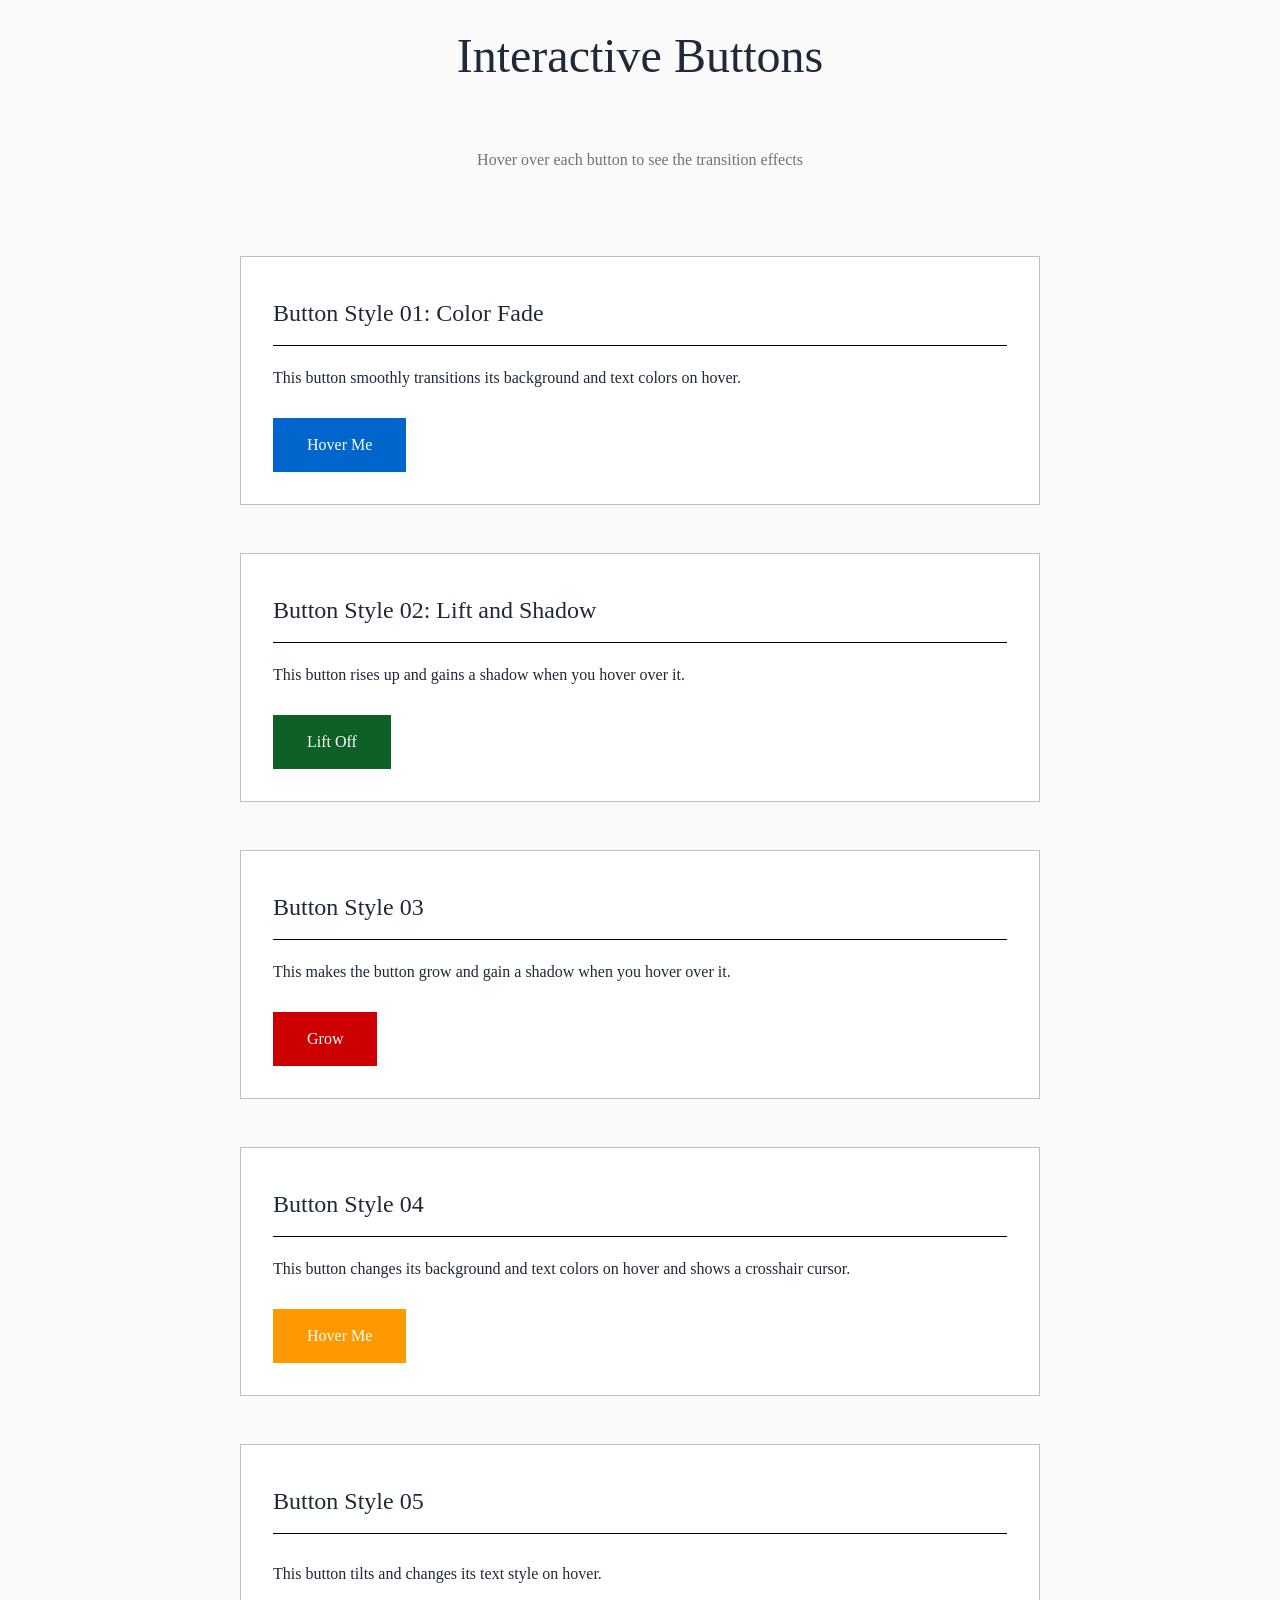
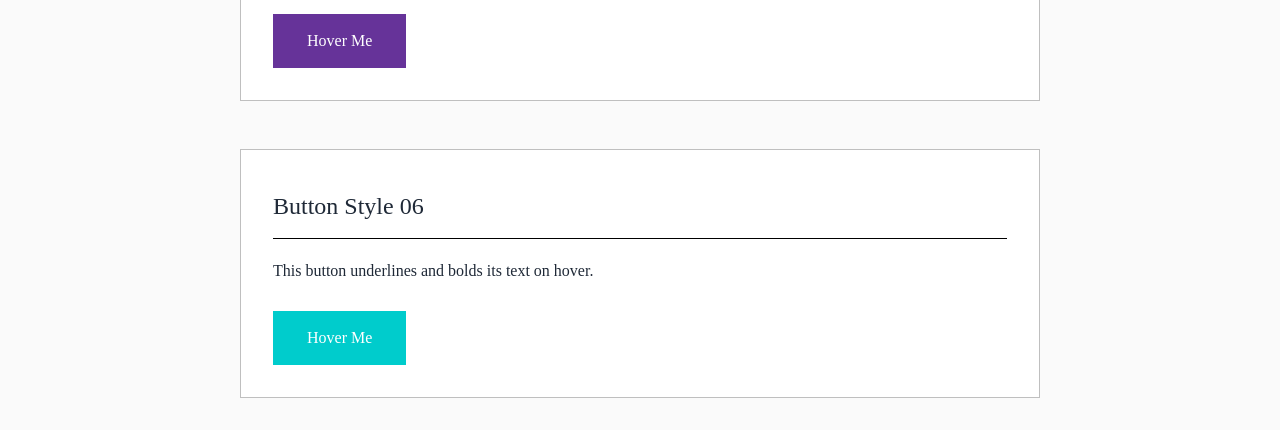
<file: week-05-exercise-01/index.html>
<!DOCTYPE html>
<html lang="en">

<head>
    <meta charset="UTF-8">
    <meta name="viewport" content="width=device-width, initial-scale=1.0">
    <title>Exercises Week 05 Exercise 01: Interactive Buttons</title>
    <link rel="stylesheet" href="./style.css">
</head>

<body>
    <div class="container">
        <h1>Interactive Buttons</h1>
        <p class="subtitle">Hover over each button to see the transition effects</p>

        <section class="button-section">
            <h2>Button Style 01: Color Fade</h2>
            <p>This button smoothly transitions its background and text colors on hover.</p>
            <button class="button-01">Hover Me</button>
        </section>


        <section class="button-section">
            <h2>Button Style 02: Lift and Shadow</h2>
            <p>This button rises up and gains a shadow when you hover over it.</p>
            <button class="button-02">Lift Off</button>
        </section>

        <section class="button-section">
            <h2>Button Style 03</h2>
            <p>This makes the button grow and gain a shadow when you hover over it.</p>
            <button class="button-03">Grow</button>
        </section>

        <section class="button-section">
            <h2>Button Style 04</h2>
            <p>This button changes its background and text colors on hover and shows a crosshair cursor.</p>
            <button class="button-04">Hover Me</button>
        </section>

        <section class="button-section">
            <h2>Button Style 05</h2>
            <p>
            <p>This button tilts and changes its text style on hover.</p>
            <button class="button-05">Hover Me</button>
        </section>

        <section class="button-section">
            <h2>Button Style 06</h2>
            <p>This button underlines and bolds its text on hover.</p>
            <button class="button-06">Hover Me</button>
        </section>
    </div>
</body>

</html>
</file>
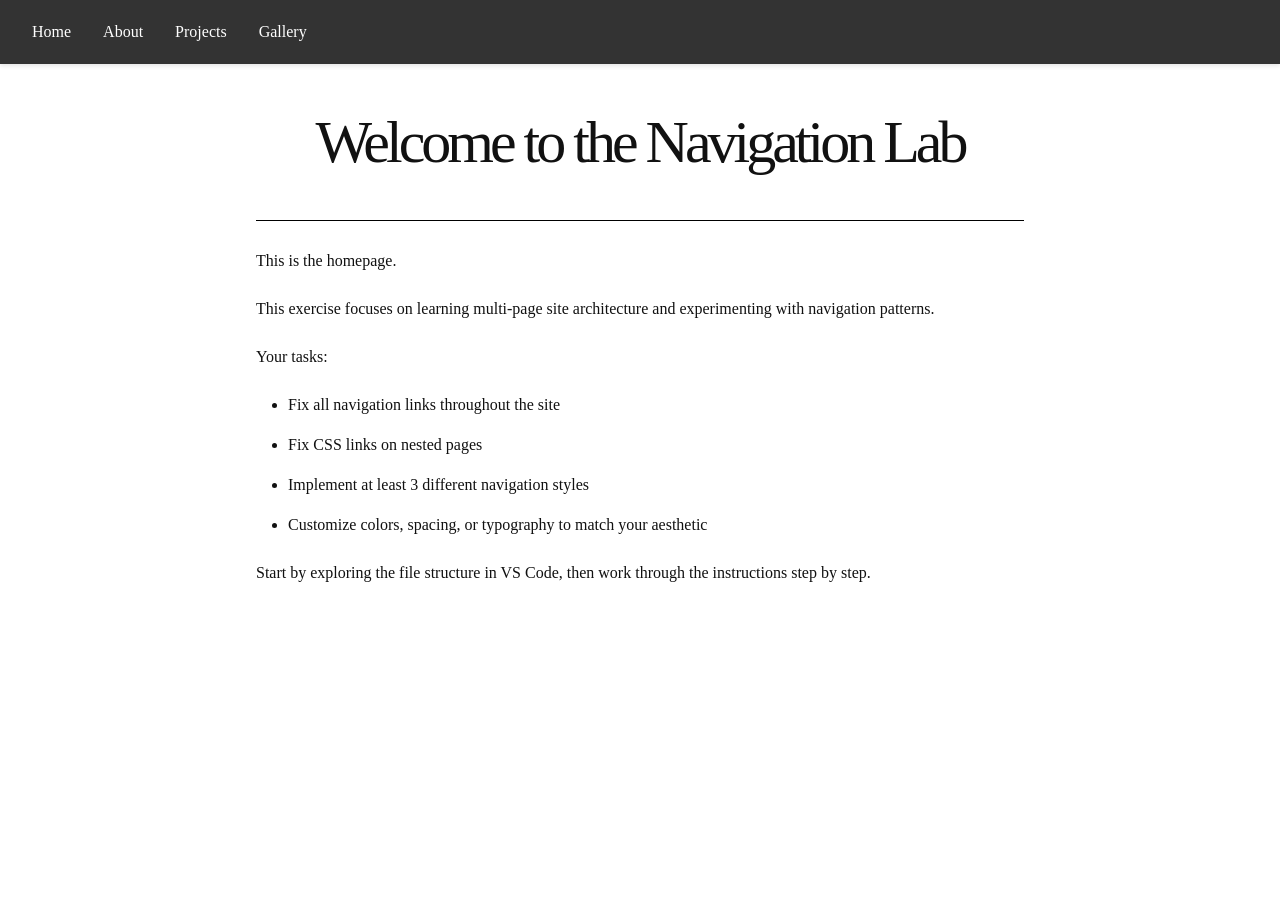
<file: week-06-exercise-01/index.html>
<!DOCTYPE html>
<html lang="en">

<head>
  <meta charset="UTF-8">
  <meta name="viewport" content="width=device-width, initial-scale=1.0">
  <title>Navigation Lab - Home</title>
  <link rel="stylesheet" href="css/style.css">
</head>

<body>

  <nav class="nav-horizontal">
    <ul>
      <li><a href="index.html">Home</a></li>
      <li><a href="about.html">About</a></li>
      <li><a href="projects/index.html">Projects</a></li>
      <li><a href="gallery/index.html">Gallery</a></li>
    </ul>
  </nav>

  <main>
    <h1>Welcome to the Navigation Lab</h1>

    <p>This is the homepage.</p>
    <p>This exercise focuses on learning multi-page site architecture and experimenting with navigation patterns.</p>

    <p>Your tasks:</p>
    <ul>
      <li>Fix all navigation links throughout the site</li>
      <li>Fix CSS links on nested pages</li>
      <li>Implement at least 3 different navigation styles</li>
      <li>Customize colors, spacing, or typography to match your aesthetic</li>
    </ul>

    <p>Start by exploring the file structure in VS Code, then work through the instructions step by step.</p>
  </main>

</body>

</html>
</file>
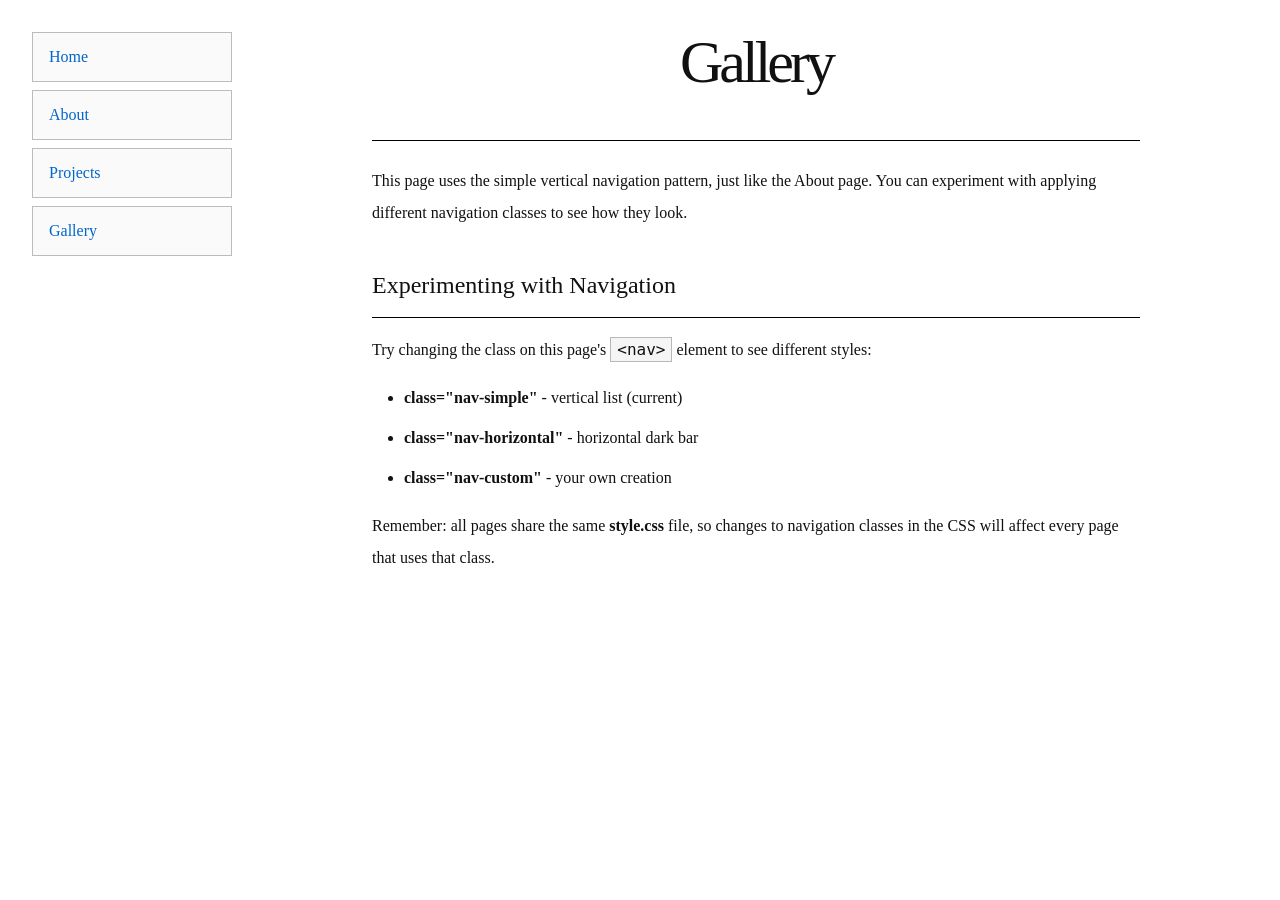
<file: week-06-exercise-01/gallery/index.html>
<!DOCTYPE html>
<html lang="en">

<head>
  <meta charset="UTF-8">
  <meta name="viewport" content="width=device-width, initial-scale=1.0">
  <title>Navigation Lab - Gallery</title>
  <link rel="stylesheet" href="../css/style.css">
</head>

<body>

  <nav class="nav-simple">
    <ul>
      <li><a href="../index.html">Home</a></li>
      <li><a href="../about.html">About</a></li>
      <li><a href="../projects/index.html">Projects</a></li>
      <li><a href="index.html">Gallery</a></li>
    </ul>
  </nav>

  <main>
    <h1>Gallery</h1>

    <p>This page uses the simple vertical navigation pattern, just like the About page. You can experiment with applying
      different navigation classes to see how they look.</p>

    <h2>Experimenting with Navigation</h2>

    <p>Try changing the class on this page's <code>&lt;nav&gt;</code> element to see different styles:</p>

    <ul>
      <li><strong>class="nav-simple"</strong> - vertical list (current)</li>
      <li><strong>class="nav-horizontal"</strong> - horizontal dark bar</li>
      <li><strong>class="nav-custom"</strong> - your own creation</li>
    </ul>

    <p>Remember: all pages share the same <strong>style.css</strong> file, so changes to navigation classes in the CSS
      will affect every page that uses that class.</p>
  </main>

</body>

</html>
</file>
<file: style.css>
.Title h1{
    text-align: center;
    color: #ffffff;
    font-size: 40px;
    background-color: #a75050;
    box-sizing: border-box;
}

.Title .Card{
    justify-self: center;
    margin: 10px;
    border: 1px solid #000000;
    border-radius: 10px;
    padding: 10px;
    max-width: 450px;
}

.Title .Card p{
    text-align: center;
    color: #000000;
    font-size: 18px;
}

h1{
    font-size: 20px;
}   

h2{
    font-size: 25px;
}

li{
    justify-self: center;
    text-align: center;
    font-size: 18px;
    font-family: monospace;
    border: 1px solid #000000;
    border-radius: 5px;
    max-width: 350px;
    min-width: 350px;
    padding: 5px;
}

nav{
    background-color: #bd7272;
    text-align: center;
    font-family: 'Courier New';
    padding: 5px;
}

p{
    text-align: center;
    font-size: 15px;
    font-family: monospace;
}
</file>
<file: week-03-exercise-01/style.css>
body{
    background-color: #f8f6f6;
    font-family: "Monospace", Times, serif;
    margin: 10px;
    padding: 15px;
}
.Card{
    max-width: 600px;
    margin: 0 auto;
    padding: 20px;
    background-color: #a89d9d;
    border-radius: 8px;
    box-shadow: 0 4px 8px rgba(0, 0, 0, 0.1);
}

.Card h1{
    text-align: center;
    font-family: "", Times, serif;
    color:rgb(0, 0, 0);
    padding: 0.5px;
    background-color: #99464f;
}

.Card h3{
    text-align: center;
    font-family: "", Times, serif;
    color:rgb(0, 0, 0);
    padding: 0.5px;
}
* { box-sizing: border-box; }

.Card p{
    margin: 50px;
    font-size: 23px;
    color: #0c090a;
    text-align: center; 
    text-indent: -15px; 
    padding-left: 15px;
    font-family: "Courier New", Times, serif;
}
</file>
<file: week-04-exercise-01/style.css>
* {
    box-sizing: border-box;
}

html,
body {
    min-height: 100vh;
    margin: 0;
}

body {
    font-family: "Times New Roman", serif;
    line-height: 2;
    display: flex;
    justify-content: center;
    align-items: flex-start;
    padding: 32px 0;
}

main {
    max-width: 800px;
    width: 90%;
    padding: 16px;
    border: 1px solid rgba(0, 0, 0, 0.25);
}

h1 {
    font-weight: normal;
    font-size: 48px;
    line-height: 1em;
    margin-top: 48px;
    margin-bottom: 48px;
    text-align: center;
}

h2 {
    font-size: 24px;
    margin-top: 48px;
    margin-bottom: 16px;
    border-bottom: 1px solid rgba(0, 0, 0, 1);
    padding-bottom: 16px;
}

p {
    margin-bottom: 16px;
}

.screenshot-container {
    margin: 32px 0;
    padding: 16px;
    border: 1px solid rgba(0, 0, 0, 1);
    text-align: center;
}

.screenshot-container img {
    max-width: 100%;
    height: auto;
    display: block;
    margin: 0 auto;
    border: 1px solid rgba(0, 0, 0, 0.25);
}
</file>
<file: week-04-exercise-02/style.css>
* {
    box-sizing: border-box;
}

html,
body {
    min-height: 100vh;
    margin: 0;
}

body {
    font-family: "Times New Roman", serif;
    line-height: 2;
    display: flex;
    justify-content: center;
    align-items: flex-start;
    padding: 32px 0;
}

main {
    max-width: 1200px;
    width: 90%;
    padding: 16px;
    border: 1px solid rgba(0, 0, 0, 0.25);
}

h1 {
    font-weight: normal;
    font-size: 48px;
    line-height: 1em;
    margin-top: 48px;
    margin-bottom: 48px;
    text-align: center;
}

main>p {
    margin-bottom: 32px;
    text-align: center;
    max-width: 800px;
    margin-left: auto;
    margin-right: auto;
}

.collection-grid {
    justify-self: center;
    margin: 48px 0;
}

.collection-card {
    border: 1px solid rgba(0, 0, 0, 0.425);
    background-color: #fafafa;
    padding: 16px;
    max-width: 800px;
}

.collection-card img {
    justify-content: center;
    margin-left: auto;
    margin-right: auto;
    width: 80%;
    height: auto;
    display: block;
    border: 1px solid rgba(0, 0, 0, 0.25);
    margin-bottom: 16px;
    max-width: 80%;
}

.collection-card h2 {
    font-size: 30px;
    font-weight: bold;
    margin-top: 0;
    margin-bottom: 8px;
    line-height: 1.2;
}

.collection-card .details {
    font-size: 14px;
    color: rgba(0, 0, 0, 0.6);
    margin-bottom: 16px;
    font-style: italic;
}

.collection-card .description {
    text-align: center;
    font-size: 20px;
    margin-bottom: 0;
    line-height: 1.6;
}
</file>
<file: week-05-exercise-01/style.css>
* {
    margin: 0;
    padding: 0;
    box-sizing: border-box;
}

body {
    font-family: "Times New Roman", serif;
    line-height: 2;
    background-color: #fafafa;
    color: #1F2937;
    padding: 32px 16px;
}

.container {
    max-width: 800px;
    margin: 0 auto;
    display: flex;
    flex-direction: column;
    gap: 48px;
}

h1 {
    font-size: 48px;
    line-height: 1em;
    font-weight: normal;
    text-align: center;
    margin-bottom: 16px;
}

.subtitle {
    text-align: center;
    font-size: 16px;
    color: #6B7280;
    margin-bottom: 32px;
}

h2 {
    font-size: 24px;
    font-weight: normal;
    border-bottom: 1px solid rgba(0, 0, 0, 1);
    padding-bottom: 8px;
    margin-bottom: 16px;
}

.button-section {
    padding: 32px;
    background-color: #ffffff;
    border: 1px solid rgba(0, 0, 0, 0.25);
}

.button-section p {
    font-size: 16px;
    margin-bottom: 24px;
}

button {
    font-family: "Times New Roman", serif;
    font-size: 16px;
    cursor: pointer;
    border-radius: 0;
}

.button-01 {
    background-color: #0066CC;
    color: #ffffff;
    padding: 16px 32px;
    border: 2px solid #0066CC;
    transition: background-color 0.3s ease, color 0.3s ease, border-color 0.3s ease;
}

.button-01:hover {
    background-color: #ffffff;
    color: #0066CC;
    border-color: #0066CC;
}

.button-02 {
    background-color: #0e6027;
    color: #ffffff;
    padding: 16px 32px;
    border: 2px solid #0e6027;
    transition: transform 0.3s ease, box-shadow 0.3s ease;
}

.button-02:hover {
    transform: translateY(-4px);
    box-shadow: 0 8px 16px rgba(0, 0, 0, 0.2);
}

.button-03 {
    background-color: #CC0000;
    color: #ffffff;
    padding: 16px 32px;
    border: 2px solid #CC0000;
    transition: transform 0.3s ease-in-out, box-shadow 0.3s ease;
}

.button-03:hover {
    transform: scale(1.1);
    box-shadow: 0 8px 16px rgba(0, 0, 0, 0.2);
}

.button-04 {
    background-color: #FF9900;
    color: #ffffff;
    padding: 16px 32px;
    border: 2px solid #FF9900;
    transition: background-color 0.3s ease, color 0.3s ease, border-color 0.3s ease;
}

.button-04:hover {
    cursor: crosshair;
    background-color: #000000;
    color: #FF9900;
    border-color: #FF9900;
}

.button-05 {   
    background-color: #663399;
    color: #ffffff;
    padding: 16px 32px;
    border: 2px solid #663399;
    transition: transform 0.3s ease, font-style 0.3s ease;
}

.button-05:hover {
    transform: skew(10deg);
    font-style: italic;
}

.button-06 {
    background-color: #00CCCC;
    color: #ffffff;
    padding: 16px 32px;
    border: 2px solid #00CCCC;
    transition:text-decoration 0.3s ease; transition: font-weight 0.3s ease;
}

.button-06:hover {
    transition: text-decoration 0.3s ease;
    text-decoration: underline;
    font-weight: bold;
}
</file>
<file: week-06-exercise-01/css/style.css>
* {
  margin: 0;
  padding: 0;
  box-sizing: border-box;
}

body {
  font-family: "Times New Roman", serif;
  font-size: 16px;
  line-height: 2;
  color: #111111;
  background-color: #ffffff;
  display: flex;
  justify-content: center;
  align-items: flex-start;
  min-height: 100vh;
  padding: 32px 0;
}

main {
  max-width: 800px;
  width: 100%;
  padding: 0 16px;
}

h1 {
  font-size: 3.75rem;
  font-weight: normal;
  line-height: 1em;
  letter-spacing: -0.25rem;
  text-align: center;
  margin-bottom: 24px;
  padding-bottom: 48px;
  border-bottom: 1px solid rgba(0, 0, 0, 1);
}

h2 {
  font-size: 24px;
  font-weight: normal;
  margin-top: 32px;
  margin-bottom: 16px;
  padding-bottom: 8px;
  border-bottom: 1px solid rgba(0, 0, 0, 1);
}

p {
  margin-bottom: 16px;
}

ul {
  margin-left: 32px;
  margin-bottom: 16px;
}

li {
  margin-bottom: 8px;
}

a {
  color: #0066CC;
  text-decoration: underline;
}

a:hover {
  color: #004499;
}

code {
  font-family: monospace;
  background-color: #f5f5f5;
  padding: 2px 6px;
  border: 1px solid rgba(0, 0, 0, 0.25);
}

.nav-simple {
  position: fixed;
  left: 32px;
  top: 32px;
  width: 200px;
}

.nav-simple ul {
  list-style: none;
  margin: 0;
  padding: 0;
}

.nav-simple li {
  margin-bottom: 8px;
}

.nav-simple a {
  display: block;
  padding: 8px 16px;
  color: #0066CC;
  text-decoration: none;
  background-color: #fafafa;
  border: 1px solid rgba(0, 0, 0, 0.25);
  transition: background-color 0.3s ease, color 0.3s ease;
}

.nav-simple a:hover {
  background-color: #0066CC;
  color: #ffffff;
}

.nav-simple+main {
  margin-left: 232px;
}

.nav-horizontal {
  position: fixed;
  top: 0;
  left: 0;
  right: 0;
  background-color: #333333;
  padding: 0 32px;
  box-shadow: 0 2px 4px rgba(0, 0, 0, 0.1);
  z-index: 1000;
}

.nav-horizontal ul {
  list-style: none;
  margin: 0;
  padding: 0;
  display: flex;
  gap: 32px;
}

.nav-horizontal li {
  margin-bottom: 0;
}

.nav-horizontal a {
  display: block;
  padding: 16px 0;
  color: #ffffff;
  text-decoration: none;
  transition: color 0.3s ease;
}

.nav-horizontal a:hover {
  color: #0066CC;
}

.nav-horizontal+main {
  margin-top: 80px;
}

.nav-custom {}

.nav-custom ul {}

.nav-custom li {}

.nav-custom a {}

.nav-custom a:hover {}

@media (width >=480px) {}

@media (width >=1024px) {}
</file>
